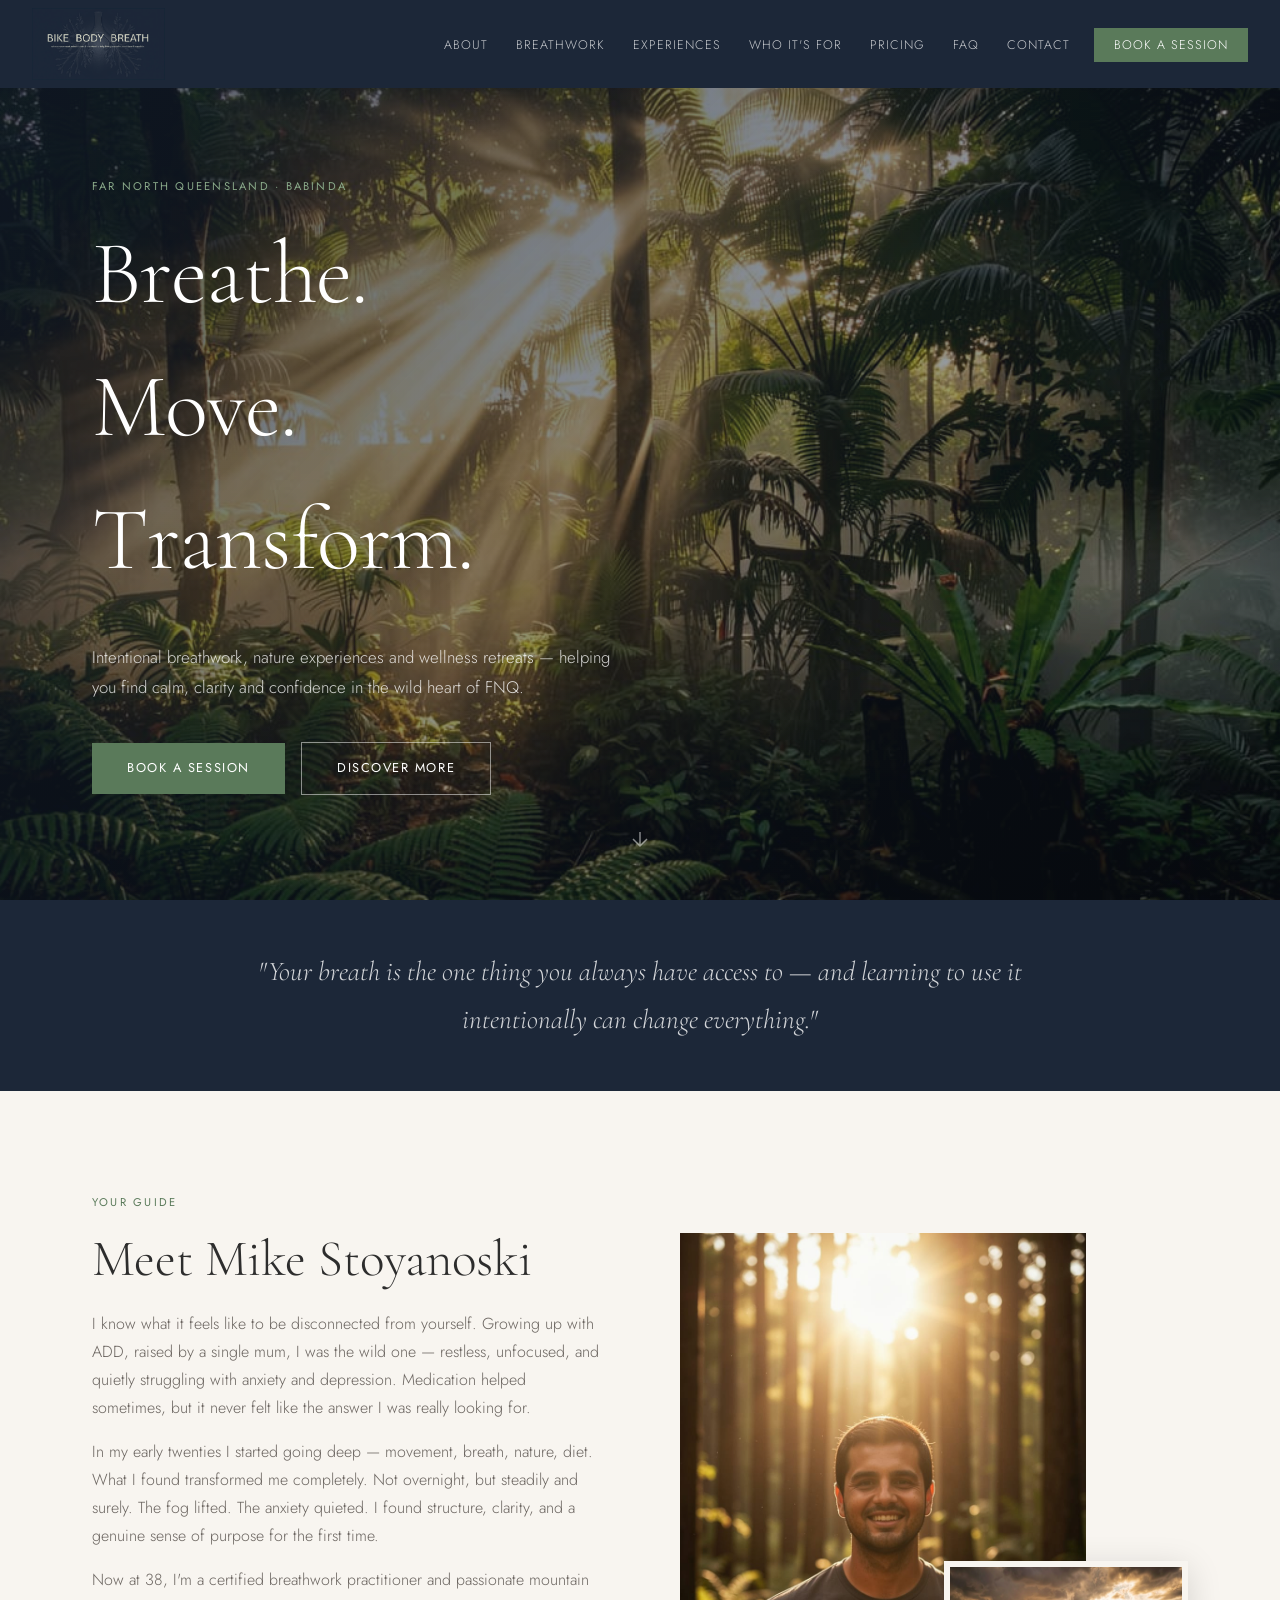
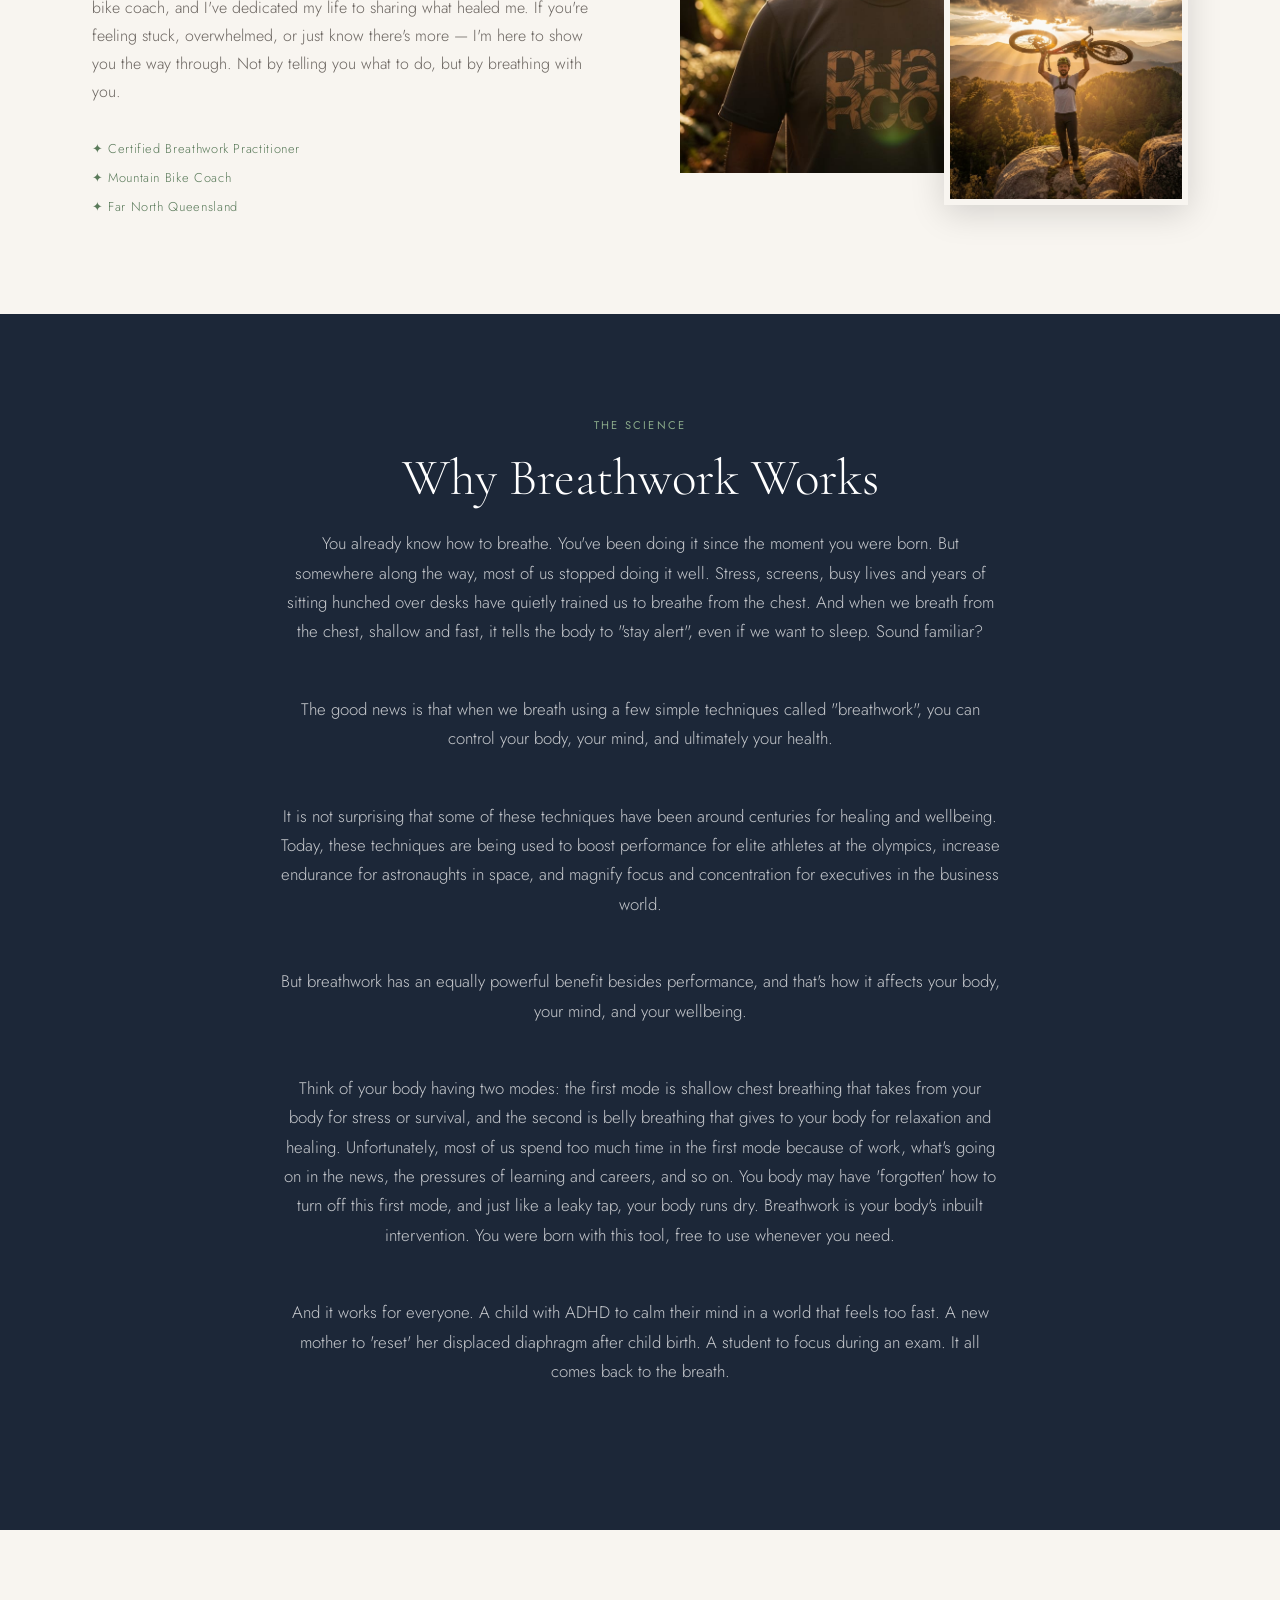
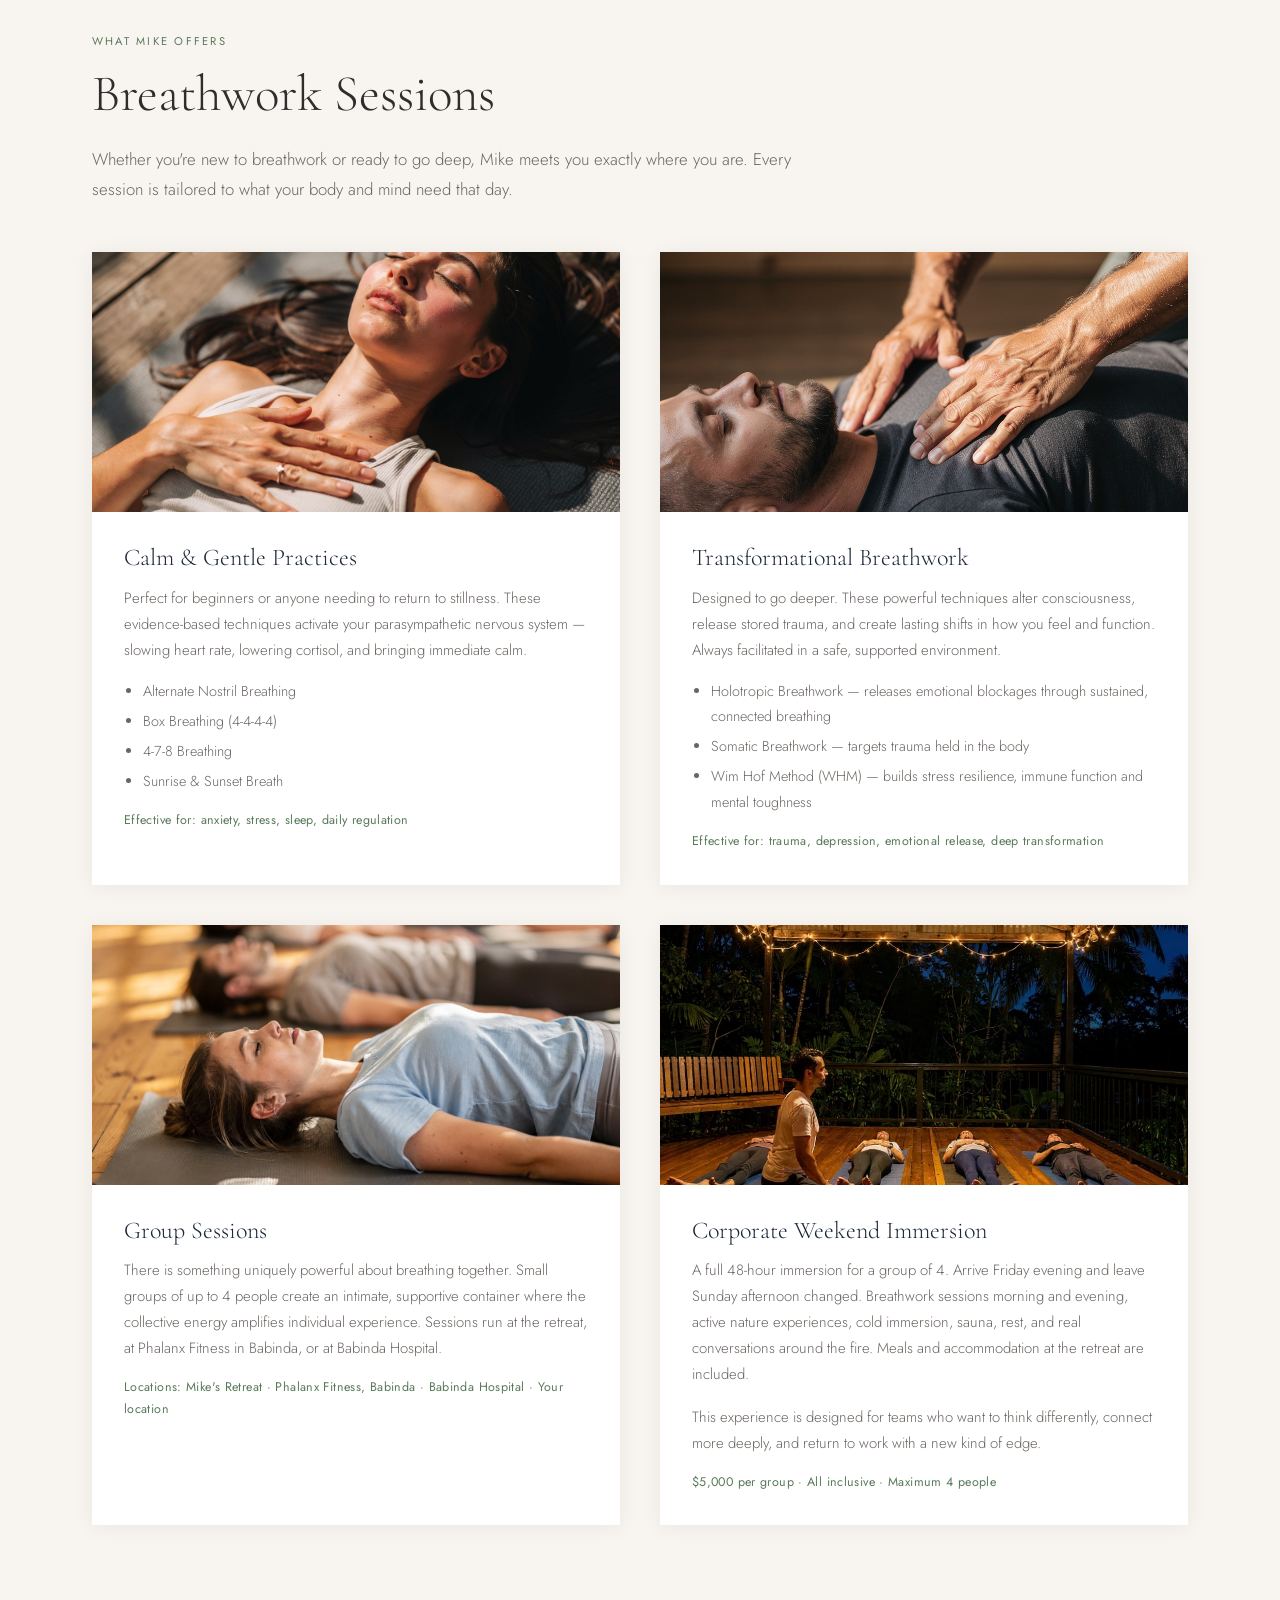
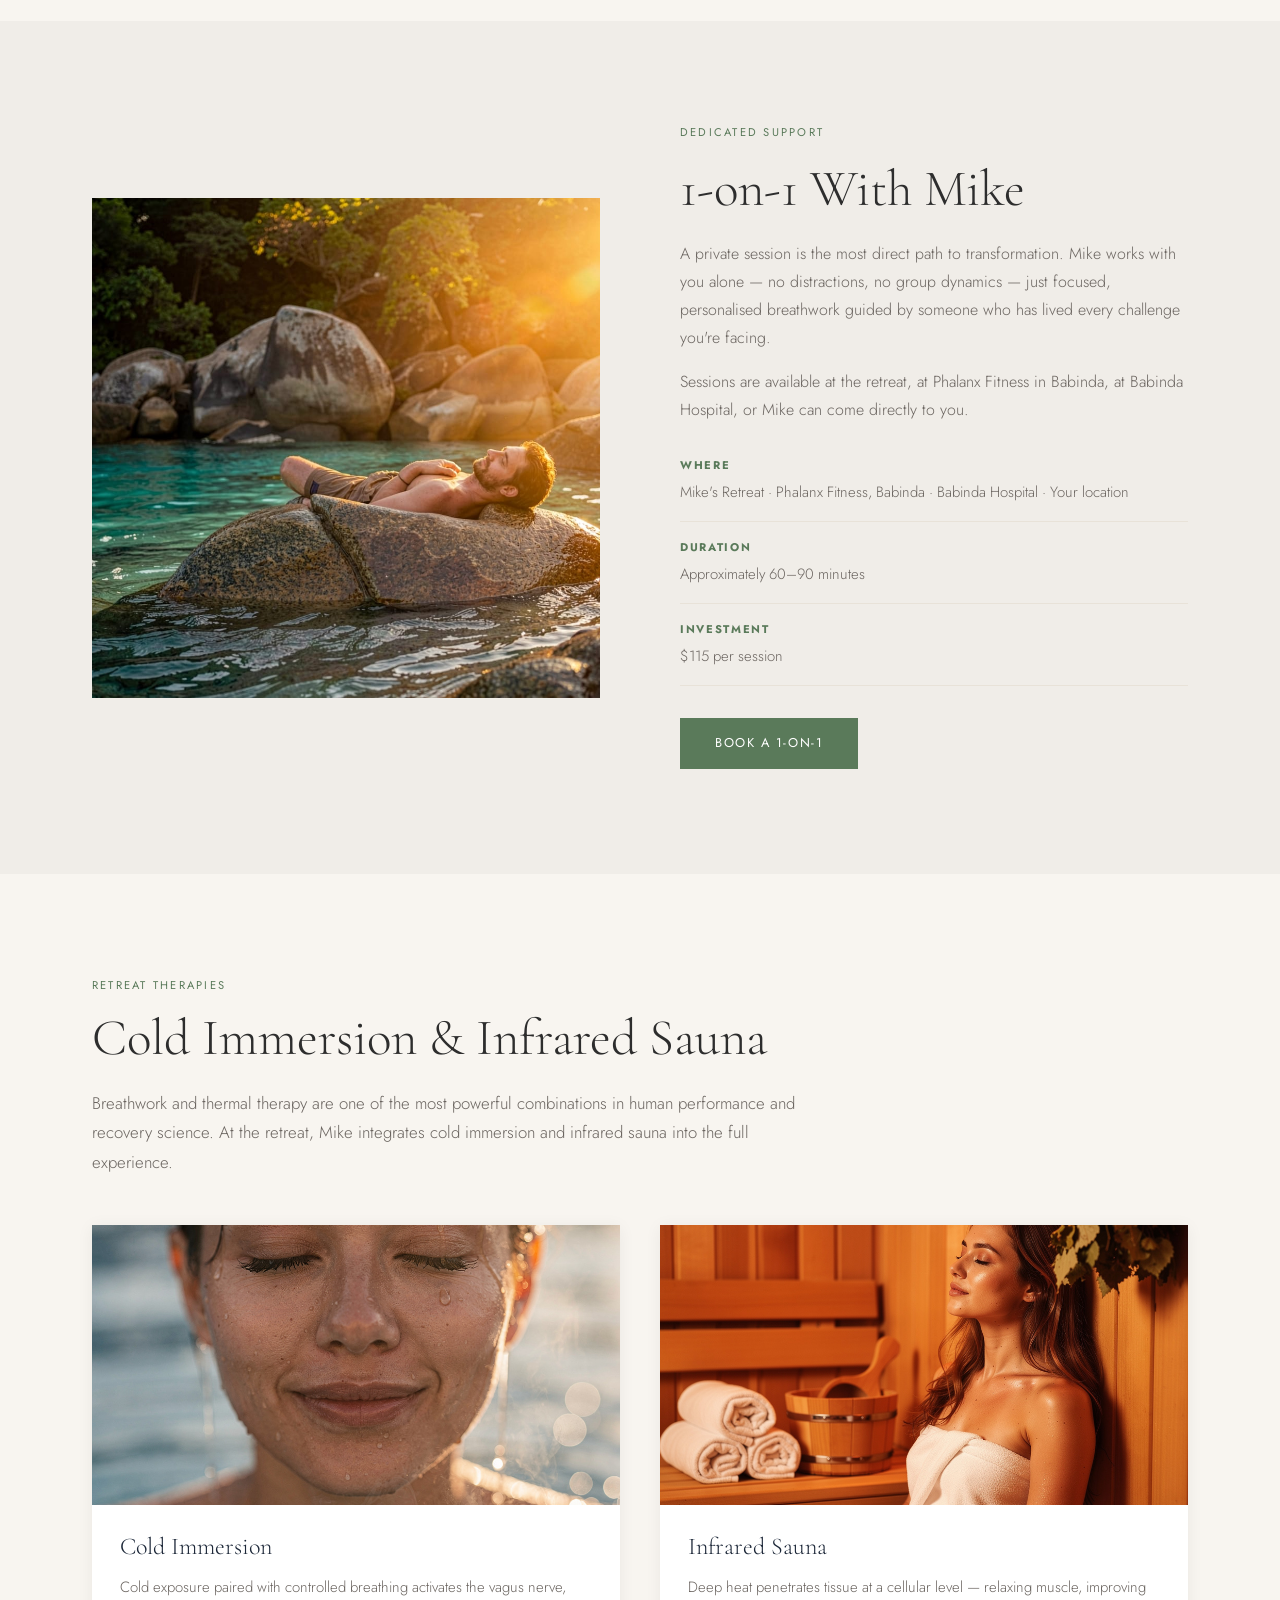
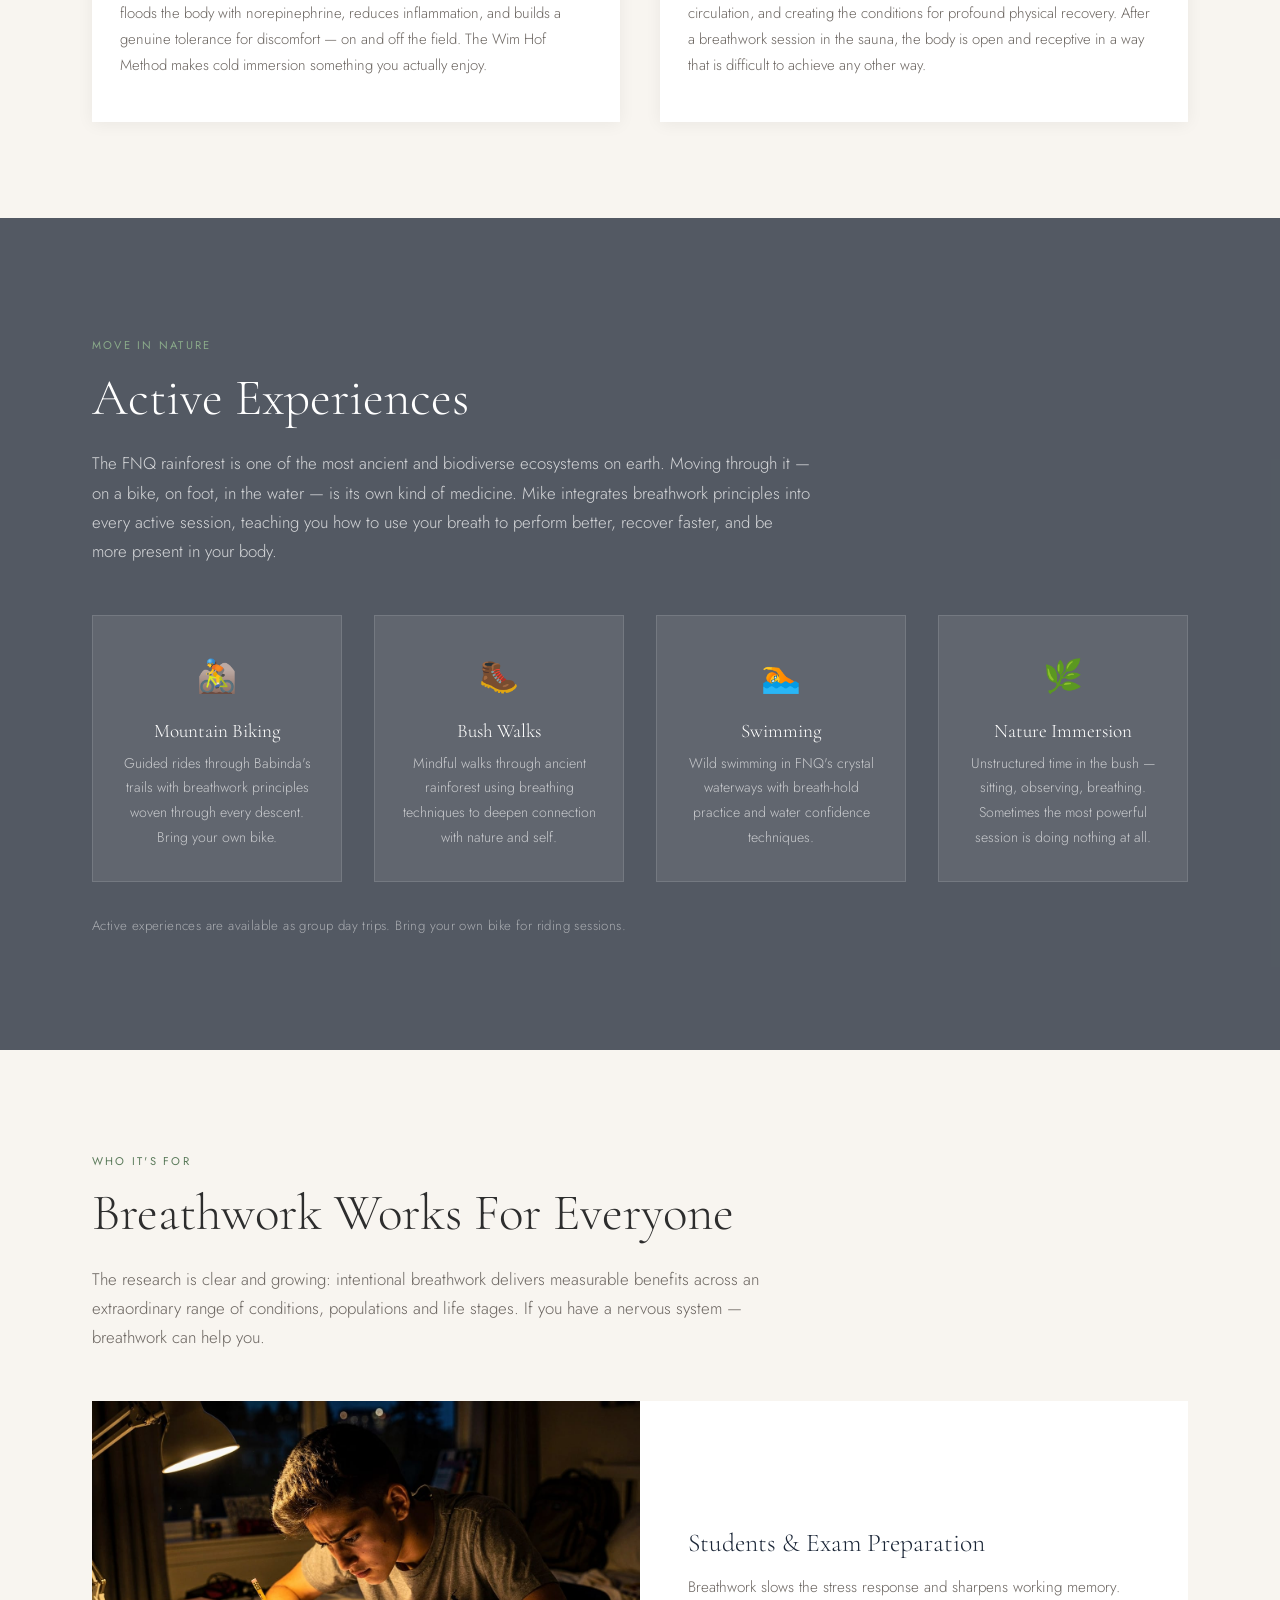
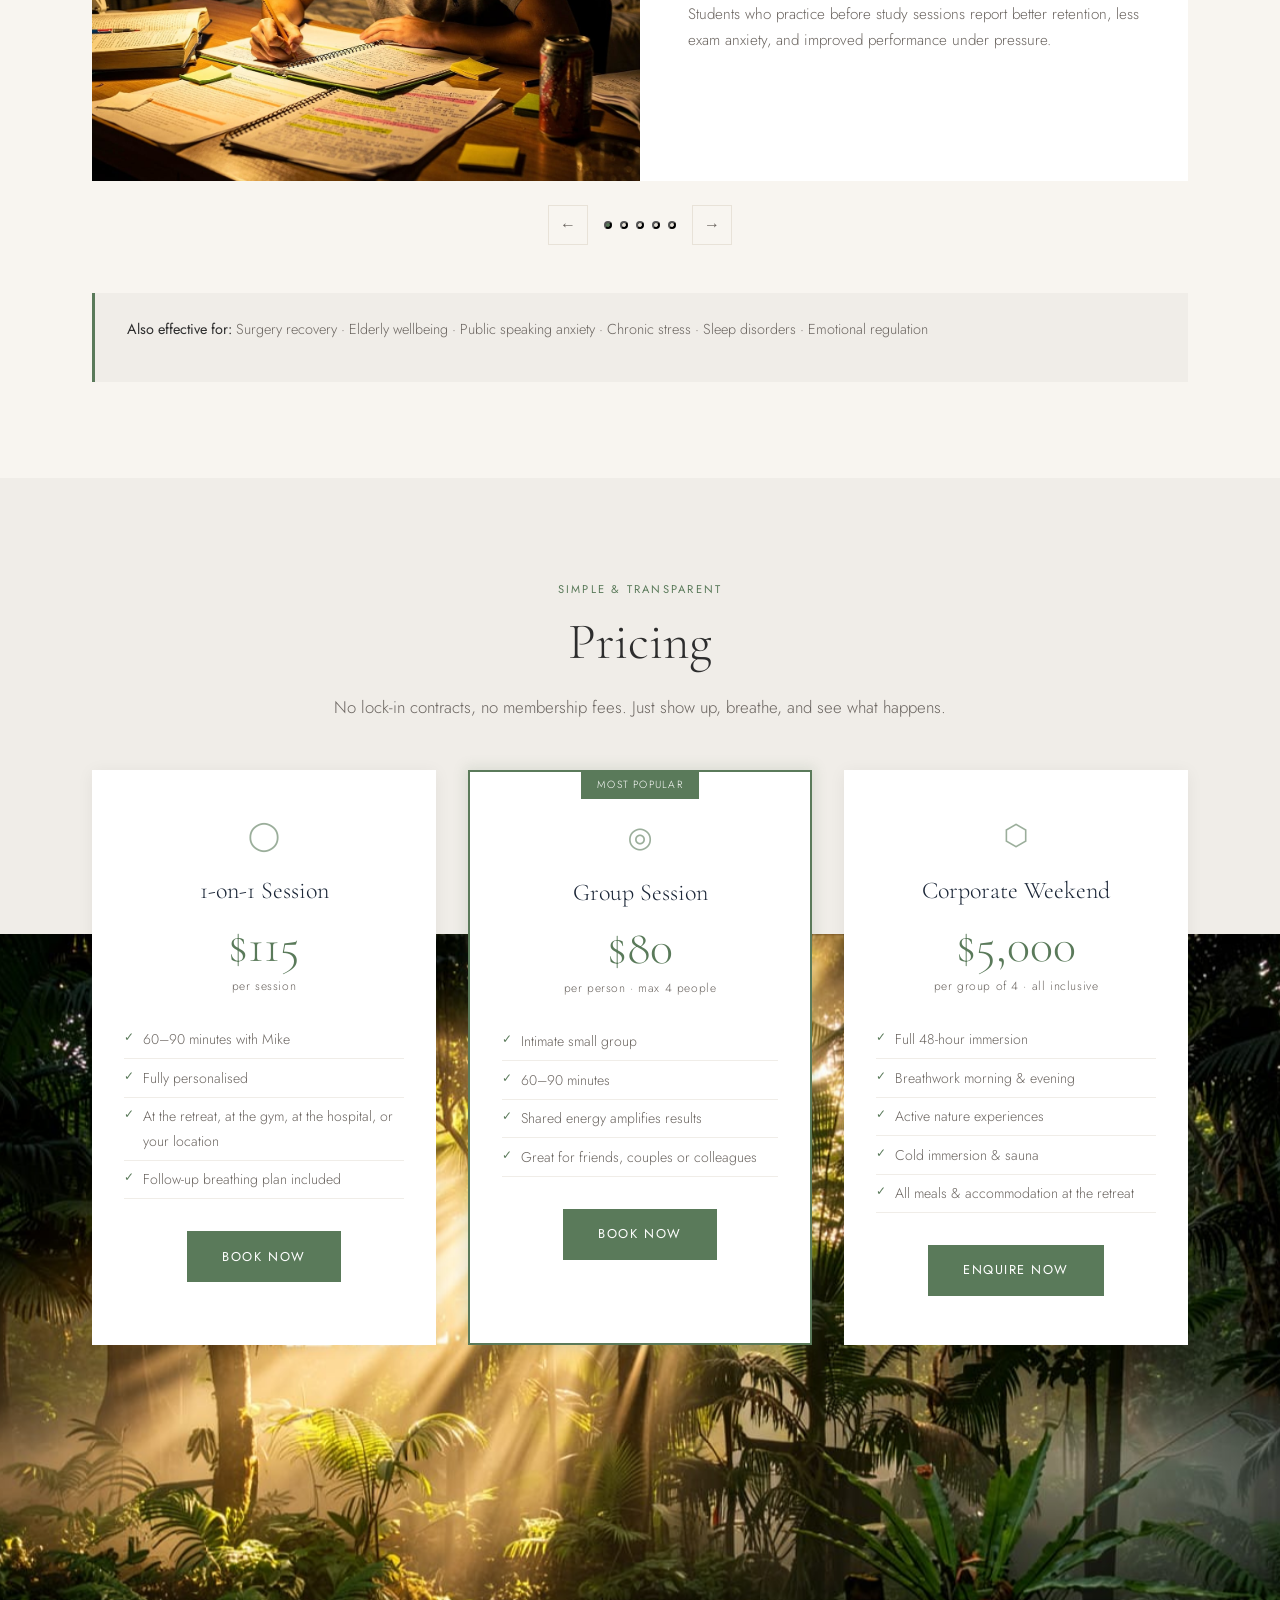
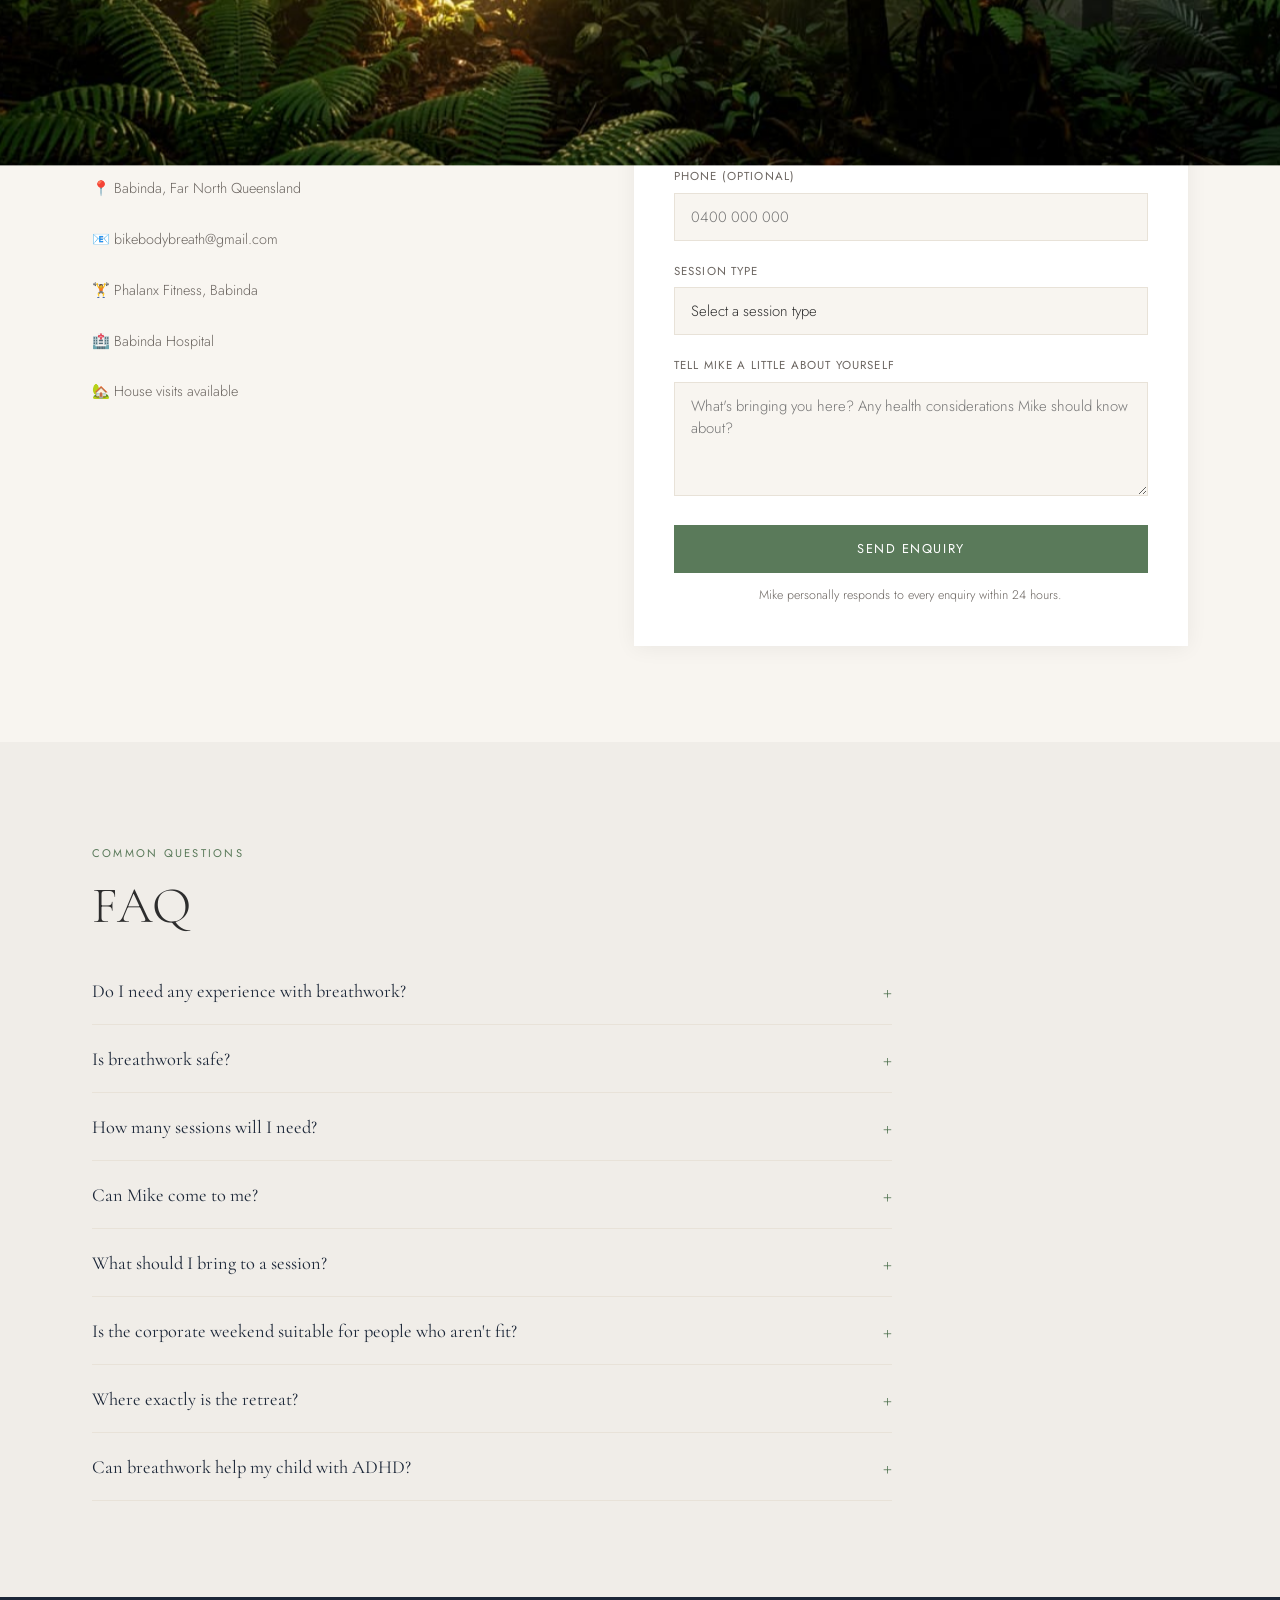
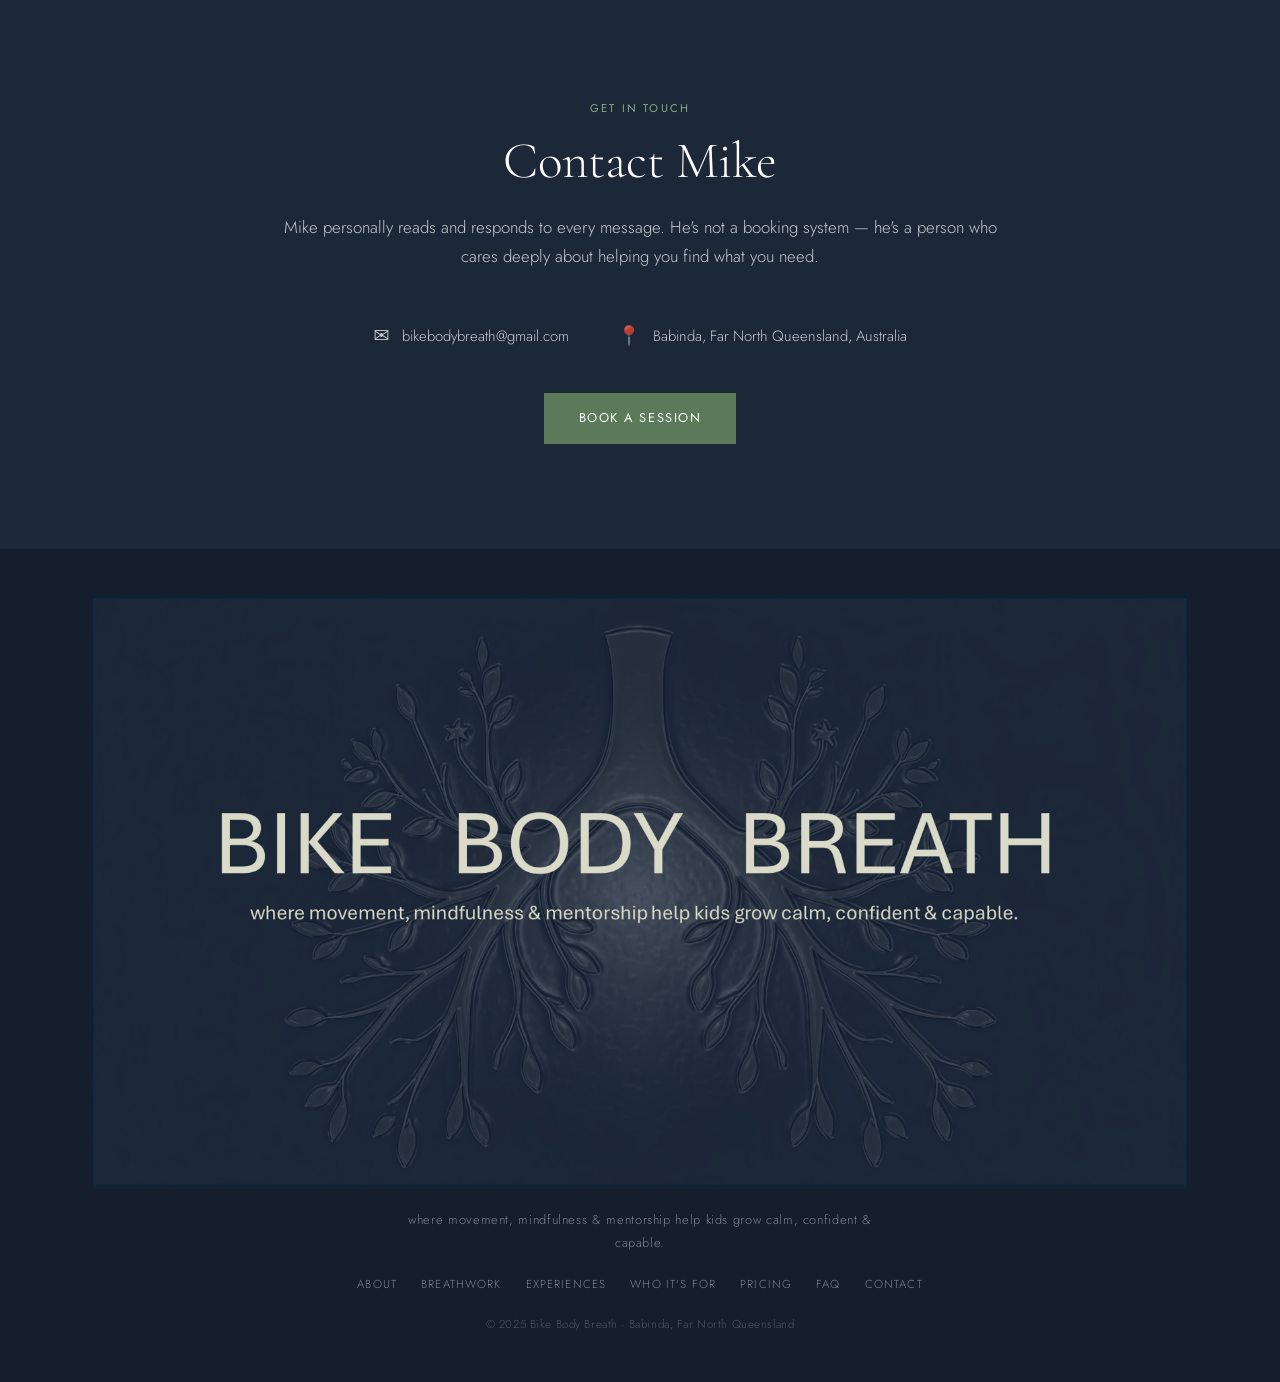
<file: index.html>
<!DOCTYPE html>
<html lang="en">
<head>
  <meta charset="UTF-8">
  <meta name="viewport" content="width=device-width, initial-scale=1.0">
  <title>Bike Body Breath — Breathwork Coaching & Wellness Retreats, Far North Queensland</title>
  <meta name="description" content="Breathwork coaching, nature experiences and wellness retreats in Far North Queensland with certified breathwork practitioner Mike Stoyanoski. 1-on-1, group sessions, corporate retreats.">
  <meta property="og:title" content="Bike Body Breath — Breathwork & Wellness, FNQ">
  <meta property="og:description" content="Transform your mind and body through intentional breath. Sessions in Babinda and throughout Far North Queensland.">
  <meta property="og:image" content="assets/images/Logo 4.png">
  <link rel="preconnect" href="https://fonts.googleapis.com">
  <link rel="preconnect" href="https://fonts.gstatic.com" crossorigin>
  <link href="https://fonts.googleapis.com/css2?family=Cormorant+Garamond:wght@300;400;500&family=Jost:wght@200;300;400;500&display=swap" rel="stylesheet">
  <link rel="stylesheet" href="assets/css/style.css">
</head>
<body>

  <!-- ── NAV ── -->
  <nav id="nav">
    <div class="nav-inner">
      <a href="#hero" class="nav-logo">
        <img src="assets/images/Logo 4.png" alt="Bike Body Breath" height="72">
      </a>
      <button class="nav-toggle" aria-label="Menu" aria-expanded="false">
        <span></span><span></span><span></span>
      </button>
      <ul class="nav-links">
        <li><a href="#about">About</a></li>
        <li><a href="#breathwork">Breathwork</a></li>
        <li><a href="#experiences">Experiences</a></li>
        <li><a href="#who">Who It's For</a></li>
        <li><a href="#pricing">Pricing</a></li>
        <li><a href="#faq">FAQ</a></li>
        <li><a href="#contact">Contact</a></li>
        <li><a href="#book" class="nav-cta">Book a Session</a></li>
      </ul>
    </div>
  </nav>

  <!-- ── HERO ── -->
  <section id="hero">
    <div class="hero-bg" style="background-image:url('assets/images/Rainforest.jpg')"></div>
    <div class="hero-overlay"></div>
    <div class="hero-content">
      <p class="hero-eyebrow">Far North Queensland · Babinda</p>
      <h1>Breathe.<br>Move.<br>Transform.</h1>
      <p class="hero-sub">Intentional breathwork, nature experiences and wellness retreats — helping you find calm, clarity and confidence in the wild heart of FNQ.</p>
      <div class="hero-btns">
        <a href="#book" class="btn-primary">Book a Session</a>
        <a href="#about" class="btn-ghost">Discover More</a>
      </div>
    </div>
    <a href="#about" class="scroll-indicator" aria-label="Scroll down">
      <svg width="24" height="24" viewBox="0 0 24 24" fill="none" stroke="currentColor" stroke-width="1.5"><path d="M12 5v14M5 12l7 7 7-7"/></svg>
    </a>
  </section>

  <!-- ── INTRO STRIP ── -->
  <section class="intro-strip">
    <div class="container">
      <p>"Your breath is the one thing you always have access to — and learning to use it intentionally can change everything."</p>
    </div>
  </section>

  <!-- ── ABOUT MIKE ── -->
  <section id="about" class="section-light">
    <div class="container">
      <div class="about-grid">
        <div class="about-text fade-in">
          <span class="section-label">Your Guide</span>
          <h2>Meet Mike Stoyanoski</h2>
          <p>I know what it feels like to be disconnected from yourself. Growing up with ADD, raised by a single mum, I was the wild one — restless, unfocused, and quietly struggling with anxiety and depression. Medication helped sometimes, but it never felt like the answer I was really looking for.</p>
          <p>In my early twenties I started going deep — movement, breath, nature, diet. What I found transformed me completely. Not overnight, but steadily and surely. The fog lifted. The anxiety quieted. I found structure, clarity, and a genuine sense of purpose for the first time.</p>
          <p>Now at 38, I'm a certified breathwork practitioner and passionate mountain bike coach, and I've dedicated my life to sharing what healed me. If you're feeling stuck, overwhelmed, or just know there's more — I'm here to show you the way through. Not by telling you what to do, but by breathing with you.</p>
          <div class="about-credentials">
            <span>✦ Certified Breathwork Practitioner</span>
            <span>✦ Mountain Bike Coach</span>
            <span>✦ Far North Queensland</span>
          </div>
        </div>
        <div class="about-images fade-in">
          <div class="about-img-main">
            <img src="assets/images/Mike - Portrait.jpg" alt="Mike Stoyanoski — breathwork practitioner">
          </div>
          <div class="about-img-secondary">
            <img src="assets/images/Mike with bike.jpg" alt="Mike on the mountain with his bike">
          </div>
        </div>
      </div>
    </div>
  </section>

  <!-- ── WHAT IS BREATHWORK ── -->
  <section class="section-dark">
    <div class="container text-centre">
      <span class="section-label light">The Science</span>
      <h2 class="light">Why Breathwork Works</h2>
      <p class="section-intro light">You already know how to breathe. You've been doing it since the moment you were born. But somewhere along the way, most of us stopped doing it well. Stress, screens, busy lives and years of sitting hunched over desks have quietly trained us to breathe from the chest. And when we breath from the chest, shallow and fast, it tells the body to "stay alert", even if we want to sleep. Sound familiar?</p>
      <p class="section-intro light">The good news is that when we breath using a few simple techniques called "breathwork", you can control your body, your mind, and ultimately your health.</p>
      <p class="section-intro light">It is not surprising that some of these techniques have been around centuries for healing and wellbeing. Today, these techniques are being used to boost performance for elite athletes at the olympics, increase endurance for astronaughts in space, and magnify focus and concentration for executives in the business world.</p>
      <p class="section-intro light">But breathwork has an equally powerful benefit besides performance, and that's how it affects your body, your mind, and your wellbeing.</p>
      <p class="section-intro light">Think of your body having two modes: the first mode is shallow chest breathing that takes from your body for stress or survival, and the second is belly breathing that gives to your body for relaxation and healing. Unfortunately, most of us spend too much time in the first mode because of work, what's going on in the news, the pressures of learning and careers, and so on. You body may have 'forgotten' how to turn off this first mode, and just like a leaky tap, your body runs dry. Breathwork is your body's inbuilt intervention. You were born with this tool, free to use whenever you need.</p>
      <p class="section-intro light">And it works for everyone. A child with ADHD to calm their mind in a world that feels too fast. A new mother to 'reset' her displaced diaphragm after child birth. A student to focus during an exam. It all comes back to the breath.</p>
    </div>
  </section>

  <!-- ── BREATHWORK SESSIONS ── -->
  <section id="breathwork" class="section-light">
    <div class="container">
      <span class="section-label">What Mike Offers</span>
      <h2>Breathwork Sessions</h2>
      <p class="section-intro">Whether you're new to breathwork or ready to go deep, Mike meets you exactly where you are. Every session is tailored to what your body and mind need that day.</p>

      <div class="services-grid">

        <div class="service-card fade-in">
          <div class="service-img">
            <img src="assets/images/breathwork-woman.jpg" alt="Calm gentle breathwork practice">
          </div>
          <div class="service-body">
            <h3>Calm &amp; Gentle Practices</h3>
            <p>Perfect for beginners or anyone needing to return to stillness. These evidence-based techniques activate your parasympathetic nervous system — slowing heart rate, lowering cortisol, and bringing immediate calm.</p>
            <ul>
              <li>Alternate Nostril Breathing</li>
              <li>Box Breathing (4-4-4-4)</li>
              <li>4-7-8 Breathing</li>
              <li>Sunrise &amp; Sunset Breath</li>
            </ul>
            <p class="service-benefit">Effective for: anxiety, stress, sleep, daily regulation</p>
          </div>
        </div>

        <div class="service-card fade-in">
          <div class="service-img">
            <img src="assets/images/breathwork-hands.jpg" alt="Transformational breathwork session">
          </div>
          <div class="service-body">
            <h3>Transformational Breathwork</h3>
            <p>Designed to go deeper. These powerful techniques alter consciousness, release stored trauma, and create lasting shifts in how you feel and function. Always facilitated in a safe, supported environment.</p>
            <ul>
              <li>Holotropic Breathwork — releases emotional blockages through sustained, connected breathing</li>
              <li>Somatic Breathwork — targets trauma held in the body</li>
              <li>Wim Hof Method (WHM) — builds stress resilience, immune function and mental toughness</li>
            </ul>
            <p class="service-benefit">Effective for: trauma, depression, emotional release, deep transformation</p>
          </div>
        </div>

        <div class="service-card fade-in">
          <div class="service-img">
            <img src="assets/images/savasana-group.jpg" alt="Group breathwork session on deck">
          </div>
          <div class="service-body">
            <h3>Group Sessions</h3>
            <p>There is something uniquely powerful about breathing together. Small groups of up to 4 people create an intimate, supportive container where the collective energy amplifies individual experience. Sessions run at the retreat, at Phalanx Fitness in Babinda, or at Babinda Hospital.</p>
            <p class="service-benefit">Locations: Mike's Retreat · Phalanx Fitness, Babinda · Babinda Hospital · Your location</p>
          </div>
        </div>

        <div class="service-card fade-in">
          <div class="service-img">
            <img src="assets/images/Deck - night lights - group.jpg" alt="Corporate retreat on the deck">
          </div>
          <div class="service-body">
            <h3>Corporate Weekend Immersion</h3>
            <p>A full 48-hour immersion for a group of 4. Arrive Friday evening and leave Sunday afternoon changed. Breathwork sessions morning and evening, active nature experiences, cold immersion, sauna, rest, and real conversations around the fire. Meals and accommodation at the retreat are included.</p>
            <p>This experience is designed for teams who want to think differently, connect more deeply, and return to work with a new kind of edge.</p>
            <p class="service-benefit">$5,000 per group · All inclusive · Maximum 4 people</p>
          </div>
        </div>

      </div>
    </div>
  </section>

  <!-- ── 1-ON-1 SECTION ── -->
  <section class="section-warm">
    <div class="container">
      <div class="oneone-grid">
        <div class="oneone-img fade-in">
          <img src="assets/images/Mike at boulders.jpg" alt="Mike in nature — 1-on-1 session">
        </div>
        <div class="oneone-text fade-in">
          <span class="section-label">Dedicated Support</span>
          <h2>1-on-1 With Mike</h2>
          <p>A private session is the most direct path to transformation. Mike works with you alone — no distractions, no group dynamics — just focused, personalised breathwork guided by someone who has lived every challenge you're facing.</p>
          <p>Sessions are available at the retreat, at Phalanx Fitness in Babinda, at Babinda Hospital, or Mike can come directly to you.</p>
          <div class="oneone-details">
            <div class="detail-item">
              <strong>Where</strong>
              <span>Mike's Retreat · Phalanx Fitness, Babinda · Babinda Hospital · Your location</span>
            </div>
            <div class="detail-item">
              <strong>Duration</strong>
              <span>Approximately 60–90 minutes</span>
            </div>
            <div class="detail-item">
              <strong>Investment</strong>
              <span>$115 per session</span>
            </div>
          </div>
          <a href="#book" class="btn-primary">Book a 1-on-1</a>
        </div>
      </div>
    </div>
  </section>

  <!-- ── WELLNESS THERAPIES ── -->
  <section class="section-light">
    <div class="container">
      <span class="section-label">Retreat Therapies</span>
      <h2>Cold Immersion &amp; Infrared Sauna</h2>
      <p class="section-intro">Breathwork and thermal therapy are one of the most powerful combinations in human performance and recovery science. At the retreat, Mike integrates cold immersion and infrared sauna into the full experience.</p>
      <div class="therapy-grid">
        <div class="therapy-card fade-in">
          <img src="assets/images/cold-immersion.jpg" alt="Cold plunge immersion therapy">
          <h3>Cold Immersion</h3>
          <p>Cold exposure paired with controlled breathing activates the vagus nerve, floods the body with norepinephrine, reduces inflammation, and builds a genuine tolerance for discomfort — on and off the field. The Wim Hof Method makes cold immersion something you actually enjoy.</p>
        </div>
        <div class="therapy-card fade-in">
          <img src="assets/images/sauna-woman.jpg" alt="Infrared sauna therapy">
          <h3>Infrared Sauna</h3>
          <p>Deep heat penetrates tissue at a cellular level — relaxing muscle, improving circulation, and creating the conditions for profound physical recovery. After a breathwork session in the sauna, the body is open and receptive in a way that is difficult to achieve any other way.</p>
        </div>
      </div>
    </div>
  </section>

  <!-- ── ACTIVE EXPERIENCES ── -->
  <section id="experiences" class="section-nature">
    <div class="nature-bg" style="background-image:url('assets/images/Rainforest.jpg')"></div>
    <div class="nature-overlay"></div>
    <div class="container nature-content">
      <span class="section-label light">Move in Nature</span>
      <h2 class="light">Active Experiences</h2>
      <p class="section-intro light">The FNQ rainforest is one of the most ancient and biodiverse ecosystems on earth. Moving through it — on a bike, on foot, in the water — is its own kind of medicine. Mike integrates breathwork principles into every active session, teaching you how to use your breath to perform better, recover faster, and be more present in your body.</p>
      <div class="activities-grid">
        <div class="activity fade-in">
          <div class="activity-icon">🚵</div>
          <h4>Mountain Biking</h4>
          <p>Guided rides through Babinda's trails with breathwork principles woven through every descent. Bring your own bike.</p>
        </div>
        <div class="activity fade-in">
          <div class="activity-icon">🥾</div>
          <h4>Bush Walks</h4>
          <p>Mindful walks through ancient rainforest using breathing techniques to deepen connection with nature and self.</p>
        </div>
        <div class="activity fade-in">
          <div class="activity-icon">🏊</div>
          <h4>Swimming</h4>
          <p>Wild swimming in FNQ's crystal waterways with breath-hold practice and water confidence techniques.</p>
        </div>
        <div class="activity fade-in">
          <div class="activity-icon">🌿</div>
          <h4>Nature Immersion</h4>
          <p>Unstructured time in the bush — sitting, observing, breathing. Sometimes the most powerful session is doing nothing at all.</p>
        </div>
      </div>
      <p class="nature-note light">Active experiences are available as group day trips. Bring your own bike for riding sessions.</p>
    </div>
  </section>

  <!-- ── WHO IT'S FOR ── -->
  <section id="who" class="section-light">
    <div class="container">
      <span class="section-label">Who It's For</span>
      <h2>Breathwork Works For Everyone</h2>
      <p class="section-intro">The research is clear and growing: intentional breathwork delivers measurable benefits across an extraordinary range of conditions, populations and life stages. If you have a nervous system — breathwork can help you.</p>

      <div class="carousel-wrapper">
        <div class="carousel" id="who-carousel">
          <div class="carousel-item">
            <div class="carousel-img" style="background-image:url('assets/images/Student studying.jpg')"></div>
            <div class="carousel-text">
              <h4>Students &amp; Exam Preparation</h4>
              <p>Breathwork slows the stress response and sharpens working memory. Students who practice before study sessions report better retention, less exam anxiety, and improved performance under pressure.</p>
            </div>
          </div>
          <div class="carousel-item">
            <div class="carousel-img" style="background-image:url('assets/images/Marathon runners.jpg')"></div>
            <div class="carousel-text">
              <h4>Athletes &amp; Sport Performance</h4>
              <p>From the NFL to the Olympics, elite athletes use breathwork to optimise VO₂ max, accelerate recovery, and develop the mental edge that separates competitors at the highest level.</p>
            </div>
          </div>
          <div class="carousel-item">
            <div class="carousel-img" style="background-image:url('assets/images/Gym work.jpg')"></div>
            <div class="carousel-text">
              <h4>Gym &amp; Fitness Performance</h4>
              <p>Proper breathing mechanics during training increases power output, reduces lactic acid build-up and dramatically shortens recovery time between sets — without changing anything else about your training.</p>
            </div>
          </div>
          <div class="carousel-item">
            <div class="carousel-img" style="background-image:url('assets/images/Pregnancy.jpg')"></div>
            <div class="carousel-text">
              <h4>Post-Pregnancy &amp; Recovery</h4>
              <p>Diaphragmatic breathwork is one of the most effective tools for post-natal core rehabilitation, emotional regulation, and the nervous system reset that new mothers so urgently need.</p>
            </div>
          </div>
          <div class="carousel-item">
            <div class="carousel-img" style="background-image:url('assets/images/Mike on bike - downhill.jpg')"></div>
            <div class="carousel-text">
              <h4>Kids with ADD &amp; ADHD</h4>
              <p>Deep breathing balances the autonomic nervous system, improving attention, reducing impulsivity and lowering hyperactivity — giving kids a drug-free tool they can use anywhere, anytime.</p>
            </div>
          </div>
        </div>
        <div class="carousel-controls">
          <button class="carousel-prev" aria-label="Previous">&#8592;</button>
          <div class="carousel-dots" id="carousel-dots"></div>
          <button class="carousel-next" aria-label="Next">&#8594;</button>
        </div>
      </div>

      <div class="also-helps">
        <p><strong>Also effective for:</strong> Surgery recovery · Elderly wellbeing · Public speaking anxiety · Chronic stress · Sleep disorders · Emotional regulation</p>
      </div>
    </div>
  </section>

  <!-- ── PRICING ── -->
  <section id="pricing" class="section-warm">
    <div class="container text-centre">
      <span class="section-label">Simple &amp; Transparent</span>
      <h2>Pricing</h2>
      <p class="section-intro">No lock-in contracts, no membership fees. Just show up, breathe, and see what happens.</p>
      <div class="pricing-grid">
        <div class="pricing-card fade-in">
          <div class="pricing-icon">◯</div>
          <h3>1-on-1 Session</h3>
          <div class="price">$115</div>
          <div class="price-unit">per session</div>
          <ul>
            <li>60–90 minutes with Mike</li>
            <li>Fully personalised</li>
            <li>At the retreat, at the gym, at the hospital, or your location</li>
            <li>Follow-up breathing plan included</li>
          </ul>
          <a href="#book" class="btn-primary">Book Now</a>
        </div>
        <div class="pricing-card featured fade-in">
          <div class="pricing-badge">Most Popular</div>
          <div class="pricing-icon">◎</div>
          <h3>Group Session</h3>
          <div class="price">$80</div>
          <div class="price-unit">per person · max 4 people</div>
          <ul>
            <li>Intimate small group</li>
            <li>60–90 minutes</li>
            <li>Shared energy amplifies results</li>
            <li>Great for friends, couples or colleagues</li>
          </ul>
          <a href="#book" class="btn-primary">Book Now</a>
        </div>
        <div class="pricing-card fade-in">
          <div class="pricing-icon">⬡</div>
          <h3>Corporate Weekend</h3>
          <div class="price">$5,000</div>
          <div class="price-unit">per group of 4 · all inclusive</div>
          <ul>
            <li>Full 48-hour immersion</li>
            <li>Breathwork morning &amp; evening</li>
            <li>Active nature experiences</li>
            <li>Cold immersion &amp; sauna</li>
            <li>All meals &amp; accommodation at the retreat</li>
          </ul>
          <a href="#book" class="btn-primary">Enquire Now</a>
        </div>
      </div>
    </div>
  </section>

  <!-- ── BOOK ── -->
  <section id="book" class="section-light">
    <div class="container">
      <div class="book-grid">
        <div class="book-text fade-in">
          <span class="section-label">Take the First Step</span>
          <h2>Book a Session</h2>
          <p>Not sure which session is right for you? Send a message and Mike will get back to you within 24 hours to have a quick chat and point you in the right direction. No pressure, no sales pitch.</p>
          <div class="book-info">
            <p>📍 Babinda, Far North Queensland</p>
            <p>📧 bikebodybreath@gmail.com</p>
            <p>🏋️ Phalanx Fitness, Babinda</p>
            <p>🏥 Babinda Hospital</p>
            <p>🏡 House visits available</p>
          </div>
        </div>
        <form class="book-form fade-in" id="book-form">
          <div class="form-group">
            <label for="name">Your Name</label>
            <input type="text" id="name" name="name" placeholder="First and last name" required>
          </div>
          <div class="form-group">
            <label for="email">Email Address</label>
            <input type="email" id="email" name="email" placeholder="your@email.com" required>
          </div>
          <div class="form-group">
            <label for="phone">Phone (optional)</label>
            <input type="tel" id="phone" name="phone" placeholder="0400 000 000">
          </div>
          <div class="form-group">
            <label for="session-type">Session Type</label>
            <select id="session-type" name="session-type" required>
              <option value="" disabled selected>Select a session type</option>
              <option value="1on1">1-on-1 Session — $115</option>
              <option value="group">Group Session — $80/person</option>
              <option value="corporate">Corporate Weekend — $5,000</option>
              <option value="unsure">Not sure — help me choose</option>
            </select>
          </div>
          <div class="form-group">
            <label for="message">Tell Mike a little about yourself</label>
            <textarea id="message" name="message" rows="4" placeholder="What's bringing you here? Any health considerations Mike should know about?"></textarea>
          </div>
          <button type="submit" class="btn-primary full-width">Send Enquiry</button>
          <p class="form-note">Mike personally responds to every enquiry within 24 hours.</p>
          <div class="form-success" id="form-success" style="display:none">
            <p>✓ Thanks — Mike will be in touch within 24 hours.</p>
          </div>
        </form>
      </div>
    </div>
  </section>

  <!-- ── FAQ ── -->
  <section id="faq" class="section-warm">
    <div class="container">
      <span class="section-label">Common Questions</span>
      <h2>FAQ</h2>
      <div class="faq-list">

        <div class="faq-item">
          <button class="faq-question">Do I need any experience with breathwork?</button>
          <div class="faq-answer">
            <p>None whatsoever. Mike works with complete beginners every day and tailors every session to exactly where you are. If you can breathe — which you can — you can do this.</p>
          </div>
        </div>

        <div class="faq-item">
          <button class="faq-question">Is breathwork safe?</button>
          <div class="faq-answer">
            <p>Gentle breathwork practices are safe for virtually everyone. More intensive techniques (Holotropic, Wim Hof) are contraindicated for some conditions including cardiovascular disease, epilepsy, and some psychiatric conditions. Mike takes a thorough intake before every session and will always recommend the approach that is right for your body. If in doubt, talk to your GP first — and then talk to Mike.</p>
          </div>
        </div>

        <div class="faq-item">
          <button class="faq-question">How many sessions will I need?</button>
          <div class="faq-answer">
            <p>Many people feel a meaningful shift after a single session. For lasting change — the kind that rewires habitual patterns — a series of 4–8 sessions over several weeks tends to produce the most durable results. Mike will give you an honest assessment after your first session.</p>
          </div>
        </div>

        <div class="faq-item">
          <button class="faq-question">Can Mike come to me?</button>
          <div class="faq-answer">
            <p>Yes. Mike is available for 1-on-1 sessions at your home, workplace, or any suitable private space in and around Babinda and the greater FNQ area. Travel fees may apply for locations further afield.</p>
          </div>
        </div>

        <div class="faq-item">
          <button class="faq-question">What should I bring to a session?</button>
          <div class="faq-answer">
            <p>Comfortable clothing you can lie down in. A water bottle. An open mind. For outdoor active sessions, wear clothing appropriate for the activity and bring your own bike for riding sessions. For sauna and cold immersion, bring a towel and swimwear.</p>
          </div>
        </div>

        <div class="faq-item">
          <button class="faq-question">Is the corporate weekend suitable for people who aren't fit?</button>
          <div class="faq-answer">
            <p>Absolutely. The corporate immersion is designed to meet every participant where they are. Active sessions are optional and entirely self-paced. The core of the weekend is breathwork, rest, and genuine human connection — not performance or fitness testing.</p>
          </div>
        </div>

        <div class="faq-item">
          <button class="faq-question">Where exactly is the retreat?</button>
          <div class="faq-answer">
            <p>The retreat is set in the tropical rainforest on the outskirts of Babinda, Far North Queensland — about 60km south of Cairns. Exact location details are provided on booking confirmation.</p>
          </div>
        </div>

        <div class="faq-item">
          <button class="faq-question">Can breathwork help my child with ADHD?</button>
          <div class="faq-answer">
            <p>Research consistently shows that simple breathing techniques help children with ADD and ADHD balance their autonomic nervous system — reducing impulsivity and improving focus. Mike has personal lived experience with ADD and brings both professional and personal understanding to working with young people. Sessions for children are always age-appropriate, playful and pressure-free.</p>
          </div>
        </div>

      </div>
    </div>
  </section>

  <!-- ── CONTACT ── -->
  <section id="contact" class="section-dark">
    <div class="container text-centre">
      <span class="section-label light">Get in Touch</span>
      <h2 class="light">Contact Mike</h2>
      <p class="section-intro light">Mike personally reads and responds to every message. He's not a booking system — he's a person who cares deeply about helping you find what you need.</p>
      <div class="contact-details">
        <a href="mailto:bikebodybreath@gmail.com" class="contact-item">
          <span class="contact-icon">✉</span>
          <span>bikebodybreath@gmail.com</span>
        </a>
        <div class="contact-item">
          <span class="contact-icon">📍</span>
          <span>Babinda, Far North Queensland, Australia</span>
        </div>
      </div>
      <a href="#book" class="btn-primary" style="margin-top:2.5rem;display:inline-block">Book a Session</a>
    </div>
  </section>

  <!-- ── FOOTER ── -->
  <footer>
    <div class="footer-inner">
      <img src="assets/images/Logo 4.png" alt="Bike Body Breath" height="60">
      <p class="footer-tagline">where movement, mindfulness &amp; mentorship help kids grow calm, confident &amp; capable.</p>
      <nav class="footer-nav">
        <a href="#about">About</a>
        <a href="#breathwork">Breathwork</a>
        <a href="#experiences">Experiences</a>
        <a href="#who">Who It's For</a>
        <a href="#pricing">Pricing</a>
        <a href="#faq">FAQ</a>
        <a href="#contact">Contact</a>
      </nav>
      <p class="footer-copy">© 2025 Bike Body Breath · Babinda, Far North Queensland</p>
    </div>
  </footer>

  <script src="assets/js/main.js"></script>
</body>
</html>
</file>
<file: assets/css/style.css>
/* ── RESET & BASE ── */
*, *::before, *::after { box-sizing: border-box; margin: 0; padding: 0; }

:root {
  --navy:       #1c2738;
  --navy-deep:  #141e2d;
  --cream:      #f8f5f0;
  --cream-warm: #f0ede8;
  --warm-mid:   #e8e2d8;
  --text:       #2d2d2d;
  --text-muted: #6b6560;
  --accent:     #5a7a5a;
  --accent-h:   #4a6a4a;
  --accent-light: #8aaa8a;
  --white:      #ffffff;
  --font-head:  'Cormorant Garamond', Georgia, serif;
  --font-body:  'Jost', system-ui, sans-serif;
  --ease:       cubic-bezier(0.4, 0, 0.2, 1);
}

html { scroll-behavior: smooth; font-size: 16px; }

body {
  font-family: var(--font-body);
  font-weight: 300;
  color: var(--text);
  background: var(--cream);
  line-height: 1.75;
  -webkit-font-smoothing: antialiased;
}

img { max-width: 100%; height: auto; display: block; }
a { text-decoration: none; color: inherit; }

.container {
  width: 100%;
  max-width: 1160px;
  margin: 0 auto;
  padding: 0 2rem;
}

/* ── TYPOGRAPHY ── */
h1, h2, h3, h4 {
  font-family: var(--font-head);
  font-weight: 300;
  line-height: 1.2;
}
h1 { font-size: clamp(3rem, 7vw, 6rem); letter-spacing: -0.01em; }
h2 { font-size: clamp(2rem, 4vw, 3.2rem); margin-bottom: 1.25rem; }
h3 { font-size: 1.5rem; margin-bottom: 0.75rem; }
h4 { font-size: 1.2rem; margin-bottom: 0.5rem; }
p { margin-bottom: 1rem; }

.section-label {
  display: inline-block;
  font-family: var(--font-body);
  font-size: 0.7rem;
  font-weight: 400;
  letter-spacing: 0.2em;
  text-transform: uppercase;
  color: var(--accent);
  margin-bottom: 0.75rem;
}
.section-label.light { color: var(--accent-light); }

.section-intro {
  font-size: 1.05rem;
  max-width: 720px;
  color: var(--text-muted);
  margin-bottom: 3rem;
}
.section-intro.light { color: rgba(255,255,255,0.75); }

.text-centre { text-align: center; }
.text-centre .section-intro { margin-left: auto; margin-right: auto; }
.light { color: #fff; }

/* ── BUTTONS ── */
.btn-primary {
  display: inline-block;
  background: var(--accent);
  color: #fff;
  font-family: var(--font-body);
  font-size: 0.8rem;
  font-weight: 400;
  letter-spacing: 0.12em;
  text-transform: uppercase;
  padding: 0.9rem 2.2rem;
  border: none;
  cursor: pointer;
  transition: background 0.25s var(--ease), transform 0.2s;
}
.btn-primary:hover { background: var(--accent-h); transform: translateY(-1px); }
.btn-primary.full-width { width: 100%; text-align: center; }

.btn-ghost {
  display: inline-block;
  color: #fff;
  font-family: var(--font-body);
  font-size: 0.8rem;
  font-weight: 400;
  letter-spacing: 0.12em;
  text-transform: uppercase;
  padding: 0.9rem 2.2rem;
  border: 1px solid rgba(255,255,255,0.5);
  transition: border-color 0.25s, background 0.25s;
}
.btn-ghost:hover { border-color: #fff; background: rgba(255,255,255,0.1); }

.hero-btns {
  display: flex;
  align-items: center;
  gap: 1rem;
  flex-wrap: wrap;
}

/* ── NAV ── */
#nav {
  position: fixed;
  top: 0; left: 0; right: 0;
  z-index: 100;
  background: var(--navy);
  transition: box-shadow 0.3s;
}
#nav.scrolled { box-shadow: 0 2px 20px rgba(0,0,0,0.3); }
.nav-inner {
  display: flex;
  align-items: center;
  justify-content: space-between;
  height: 88px;
  padding: 0 2rem;
  max-width: 1280px;
  margin: 0 auto;
}
.nav-logo img { height: 72px; display: block; }
.nav-links {
  display: flex;
  align-items: center;
  gap: 0.25rem;
  list-style: none;
}
.nav-links a {
  color: rgba(255,255,255,0.75);
  font-size: 0.78rem;
  font-weight: 300;
  letter-spacing: 0.08em;
  text-transform: uppercase;
  padding: 0.5rem 0.75rem;
  transition: color 0.2s;
}
.nav-links a:hover { color: #fff; }
.nav-cta {
  background: var(--accent) !important;
  color: #fff !important;
  padding: 0.5rem 1.25rem !important;
  margin-left: 0.5rem;
  transition: background 0.25s !important;
}
.nav-cta:hover { background: var(--accent-h) !important; }

.nav-toggle {
  display: none;
  flex-direction: column;
  gap: 5px;
  background: none;
  border: none;
  cursor: pointer;
  padding: 4px;
}
.nav-toggle span {
  display: block;
  width: 24px;
  height: 1.5px;
  background: #fff;
  transition: transform 0.3s, opacity 0.3s;
}

/* ── HERO ── */
#hero {
  position: relative;
  height: 100vh;
  min-height: 600px;
  display: flex;
  align-items: center;
}
.hero-bg {
  position: absolute;
  inset: 0;
  background-size: cover;
  background-position: center;
  background-attachment: fixed;
}
.hero-overlay {
  position: absolute;
  inset: 0;
  background: linear-gradient(
    135deg,
    rgba(20,30,45,0.75) 0%,
    rgba(20,30,45,0.45) 60%,
    rgba(20,30,45,0.3) 100%
  );
}
.hero-content {
  position: relative;
  z-index: 2;
  max-width: 700px;
  padding: 0 2rem;
  margin-left: calc((100vw - 1160px) / 2);
  padding-top: 72px;
}
.hero-eyebrow {
  font-size: 0.7rem;
  letter-spacing: 0.2em;
  text-transform: uppercase;
  color: var(--accent-light);
  margin-bottom: 1.5rem;
  font-weight: 400;
}
.hero-content h1 {
  color: #fff;
  margin-bottom: 1.5rem;
  font-weight: 300;
}
.hero-sub {
  color: rgba(255,255,255,0.8);
  font-size: 1.05rem;
  max-width: 520px;
  margin-bottom: 2.5rem;
  font-weight: 300;
}
.scroll-indicator {
  position: absolute;
  bottom: 2.5rem;
  left: 50%;
  transform: translateX(-50%);
  color: rgba(255,255,255,0.5);
  animation: bounce 2s infinite;
}
@keyframes bounce {
  0%, 100% { transform: translateX(-50%) translateY(0); }
  50% { transform: translateX(-50%) translateY(8px); }
}

/* ── INTRO STRIP ── */
.intro-strip {
  background: var(--navy);
  padding: 3rem 0;
  text-align: center;
}
.intro-strip p {
  font-family: var(--font-head);
  font-size: clamp(1.2rem, 2.5vw, 1.7rem);
  color: rgba(255,255,255,0.8);
  font-style: italic;
  font-weight: 300;
  max-width: 800px;
  margin: 0 auto;
}

/* ── SECTIONS ── */
.section-light  { background: var(--cream); padding: 6rem 0; }
.section-warm   { background: var(--cream-warm); padding: 6rem 0; }
.section-dark   { background: var(--navy); padding: 6rem 0; }
.section-nature { position: relative; padding: 7rem 0; }

.nature-bg {
  position: absolute;
  inset: 0;
  background-size: cover;
  background-position: center;
  background-attachment: fixed;
}
.nature-overlay {
  position: absolute;
  inset: 0;
  background: rgba(20,30,45,0.72);
}
.nature-content { position: relative; z-index: 2; }

/* ── ABOUT ── */
.about-grid {
  display: grid;
  grid-template-columns: 1fr 1fr;
  gap: 5rem;
  align-items: center;
}
.about-text { }
.about-text h2 { margin-top: 0.25rem; }
.about-text p { color: var(--text-muted); }
.about-credentials {
  display: flex;
  flex-direction: column;
  gap: 0.4rem;
  margin-top: 2rem;
  font-size: 0.8rem;
  letter-spacing: 0.05em;
  color: var(--accent);
}
.about-images {
  position: relative;
  height: 540px;
}
.about-img-main {
  position: absolute;
  top: 0; left: 0;
  width: 80%;
  height: 100%;
  overflow: hidden;
}
.about-img-main img {
  width: 100%;
  height: 100%;
  object-fit: cover;
  object-position: top;
}
.about-img-secondary {
  position: absolute;
  bottom: -2rem;
  right: 0;
  width: 48%;
  aspect-ratio: 1;
  overflow: hidden;
  border: 6px solid var(--cream);
  box-shadow: 0 8px 32px rgba(0,0,0,0.15);
}
.about-img-secondary img {
  width: 100%;
  height: 100%;
  object-fit: cover;
}

/* ── SERVICES ── */
.services-grid {
  display: grid;
  grid-template-columns: 1fr 1fr;
  gap: 2.5rem;
}
.service-card {
  background: #fff;
  box-shadow: 0 2px 20px rgba(0,0,0,0.06);
  overflow: hidden;
  transition: transform 0.3s var(--ease), box-shadow 0.3s;
}
.service-card:hover {
  transform: translateY(-4px);
  box-shadow: 0 8px 32px rgba(0,0,0,0.1);
}
.service-img {
  height: 260px;
  overflow: hidden;
}
.service-img img {
  width: 100%;
  height: 100%;
  object-fit: cover;
  transition: transform 0.5s var(--ease);
}
.service-card:hover .service-img img { transform: scale(1.04); }
.service-body {
  padding: 2rem;
}
.service-body h3 { color: var(--navy); margin-bottom: 0.75rem; }
.service-body p { color: var(--text-muted); font-size: 0.93rem; }
.service-body ul {
  margin: 0.75rem 0 1rem 1.2rem;
  color: var(--text-muted);
  font-size: 0.9rem;
}
.service-body ul li { margin-bottom: 0.3rem; }
.service-benefit {
  font-size: 0.78rem !important;
  color: var(--accent) !important;
  letter-spacing: 0.03em;
  font-weight: 400 !important;
  margin-bottom: 0 !important;
}

/* ── 1-ON-1 ── */
.oneone-grid {
  display: grid;
  grid-template-columns: 1fr 1fr;
  gap: 5rem;
  align-items: center;
}
.oneone-img {
  height: 500px;
  overflow: hidden;
}
.oneone-img img {
  width: 100%;
  height: 100%;
  object-fit: cover;
}
.oneone-text h2 { margin-top: 0.25rem; }
.oneone-text p { color: var(--text-muted); }
.oneone-details {
  margin: 2rem 0;
  display: flex;
  flex-direction: column;
  gap: 1rem;
}
.detail-item {
  display: flex;
  flex-direction: column;
  gap: 0.2rem;
  padding-bottom: 1rem;
  border-bottom: 1px solid var(--warm-mid);
}
.detail-item strong {
  font-size: 0.7rem;
  letter-spacing: 0.15em;
  text-transform: uppercase;
  color: var(--accent);
}
.detail-item span { color: var(--text-muted); font-size: 0.93rem; }

/* ── THERAPY GRID ── */
.therapy-grid {
  display: grid;
  grid-template-columns: 1fr 1fr;
  gap: 2.5rem;
  margin-top: 1rem;
}
.therapy-card {
  background: #fff;
  overflow: hidden;
  box-shadow: 0 2px 16px rgba(0,0,0,0.06);
}
.therapy-card img {
  width: 100%;
  height: 280px;
  object-fit: cover;
}
.therapy-card h3, .therapy-card p {
  padding: 0 1.75rem;
}
.therapy-card h3 { padding-top: 1.75rem; color: var(--navy); }
.therapy-card p { padding-bottom: 1.75rem; color: var(--text-muted); font-size: 0.93rem; }

/* ── ACTIVITIES ── */
.activities-grid {
  display: grid;
  grid-template-columns: repeat(4, 1fr);
  gap: 2rem;
  margin: 3rem 0 2rem;
}
.activity {
  background: rgba(255,255,255,0.08);
  border: 1px solid rgba(255,255,255,0.12);
  padding: 2rem 1.5rem;
  text-align: center;
  transition: background 0.25s;
}
.activity:hover { background: rgba(255,255,255,0.13); }
.activity-icon { font-size: 2rem; margin-bottom: 1rem; }
.activity h4 { color: #fff; font-family: var(--font-head); margin-bottom: 0.5rem; }
.activity p { color: rgba(255,255,255,0.65); font-size: 0.88rem; margin-bottom: 0; }
.nature-note {
  font-size: 0.83rem;
  color: rgba(255,255,255,0.5);
  letter-spacing: 0.03em;
  margin-bottom: 0;
}

/* ── CAROUSEL ── */
.carousel-wrapper { margin-top: 3rem; }
.carousel { overflow: hidden; position: relative; }
.carousel-item {
  display: none;
  grid-template-columns: 1fr 1fr;
  gap: 0;
  min-height: 380px;
  background: #fff;
  box-shadow: 0 2px 20px rgba(0,0,0,0.07);
}
.carousel-item.active { display: grid; }
.carousel-img {
  background-size: cover;
  background-position: center;
  min-height: 320px;
}
.carousel-text {
  padding: 3rem;
  display: flex;
  flex-direction: column;
  justify-content: center;
}
.carousel-text h4 { font-family: var(--font-head); font-size: 1.6rem; color: var(--navy); margin-bottom: 1rem; }
.carousel-text p { color: var(--text-muted); font-size: 0.95rem; margin-bottom: 0; }
.carousel-controls {
  display: flex;
  align-items: center;
  justify-content: center;
  gap: 1rem;
  margin-top: 1.5rem;
}
.carousel-prev, .carousel-next {
  background: none;
  border: 1px solid var(--warm-mid);
  color: var(--text-muted);
  width: 40px;
  height: 40px;
  cursor: pointer;
  font-size: 1rem;
  transition: border-color 0.2s, color 0.2s;
}
.carousel-prev:hover, .carousel-next:hover {
  border-color: var(--accent);
  color: var(--accent);
}
.carousel-dots { display: flex; gap: 0.5rem; }
.dot {
  width: 8px;
  height: 8px;
  border-radius: 50%;
  background: var(--warm-mid);
  cursor: pointer;
  transition: background 0.2s;
}
.dot.active { background: var(--accent); }

.also-helps {
  margin-top: 3rem;
  padding: 1.5rem 2rem;
  background: var(--cream-warm);
  border-left: 3px solid var(--accent);
  font-size: 0.9rem;
  color: var(--text-muted);
}
.also-helps strong { color: var(--text); font-weight: 400; }

/* ── PRICING ── */
.pricing-grid {
  display: grid;
  grid-template-columns: repeat(3, 1fr);
  gap: 2rem;
  margin-top: 3rem;
}
.pricing-card {
  background: #fff;
  padding: 2.5rem 2rem;
  text-align: center;
  box-shadow: 0 2px 16px rgba(0,0,0,0.06);
  position: relative;
  transition: transform 0.3s, box-shadow 0.3s;
}
.pricing-card:hover { transform: translateY(-4px); box-shadow: 0 8px 32px rgba(0,0,0,0.1); }
.pricing-card.featured {
  border: 2px solid var(--accent);
  transform: scale(1.03);
}
.pricing-card.featured:hover { transform: scale(1.03) translateY(-4px); }
.pricing-badge {
  position: absolute;
  top: -1px; left: 50%;
  transform: translateX(-50%);
  background: var(--accent);
  color: #fff;
  font-size: 0.65rem;
  letter-spacing: 0.12em;
  text-transform: uppercase;
  padding: 0.3rem 1rem;
}
.pricing-icon { font-size: 1.8rem; margin-bottom: 1rem; color: var(--accent); opacity: 0.6; }
.pricing-card h3 { font-family: var(--font-head); font-size: 1.5rem; color: var(--navy); margin-bottom: 1rem; }
.price { font-family: var(--font-head); font-size: 3rem; color: var(--accent); line-height: 1; }
.price-unit { font-size: 0.75rem; color: var(--text-muted); letter-spacing: 0.05em; margin: 0.4rem 0 1.5rem; }
.pricing-card ul {
  list-style: none;
  text-align: left;
  margin-bottom: 2rem;
  color: var(--text-muted);
  font-size: 0.88rem;
}
.pricing-card ul li {
  padding: 0.4rem 0;
  border-bottom: 1px solid var(--cream-warm);
  padding-left: 1.2rem;
  position: relative;
}
.pricing-card ul li::before {
  content: '✓';
  position: absolute;
  left: 0;
  color: var(--accent);
  font-size: 0.75rem;
}

/* ── BOOKING FORM ── */
.book-grid {
  display: grid;
  grid-template-columns: 1fr 1.2fr;
  gap: 5rem;
  align-items: start;
}
.book-text h2 { margin-top: 0.25rem; }
.book-text p { color: var(--text-muted); }
.book-info {
  margin-top: 2rem;
  display: flex;
  flex-direction: column;
  gap: 0.6rem;
  color: var(--text-muted);
  font-size: 0.9rem;
}
.book-form { background: #fff; padding: 2.5rem; box-shadow: 0 2px 20px rgba(0,0,0,0.06); }
.form-group { margin-bottom: 1.25rem; }
.form-group label {
  display: block;
  font-size: 0.72rem;
  font-weight: 400;
  letter-spacing: 0.1em;
  text-transform: uppercase;
  color: var(--text-muted);
  margin-bottom: 0.4rem;
}
.form-group input,
.form-group select,
.form-group textarea {
  width: 100%;
  padding: 0.75rem 1rem;
  border: 1px solid var(--warm-mid);
  background: var(--cream);
  font-family: var(--font-body);
  font-size: 0.93rem;
  font-weight: 300;
  color: var(--text);
  outline: none;
  transition: border-color 0.2s;
  -webkit-appearance: none;
}
.form-group input:focus,
.form-group select:focus,
.form-group textarea:focus { border-color: var(--accent); background: #fff; }
.form-group textarea { resize: vertical; }
.form-note { font-size: 0.78rem; color: var(--text-muted); text-align: center; margin-top: 0.75rem; margin-bottom: 0; }
.form-success {
  background: #f0f7f0;
  border: 1px solid var(--accent);
  padding: 1rem;
  text-align: center;
  color: var(--accent);
  margin-top: 1rem;
  font-size: 0.9rem;
}

/* ── FAQ ── */
.faq-list { max-width: 800px; }
.faq-item {
  border-bottom: 1px solid var(--warm-mid);
}
.faq-question {
  width: 100%;
  background: none;
  border: none;
  text-align: left;
  padding: 1.25rem 0;
  font-family: var(--font-head);
  font-size: 1.15rem;
  font-weight: 400;
  color: var(--navy);
  cursor: pointer;
  display: flex;
  justify-content: space-between;
  align-items: center;
  gap: 1rem;
}
.faq-question::after {
  content: '+';
  font-size: 1.4rem;
  font-weight: 200;
  color: var(--accent);
  flex-shrink: 0;
  transition: transform 0.3s;
}
.faq-item.open .faq-question::after { transform: rotate(45deg); }
.faq-answer {
  max-height: 0;
  overflow: hidden;
  transition: max-height 0.4s var(--ease);
}
.faq-answer p {
  color: var(--text-muted);
  font-size: 0.93rem;
  padding-bottom: 1.25rem;
  margin: 0;
}

/* ── CONTACT ── */
.contact-details {
  display: flex;
  justify-content: center;
  gap: 3rem;
  margin-top: 2.5rem;
  flex-wrap: wrap;
}
.contact-item {
  display: flex;
  align-items: center;
  gap: 0.75rem;
  color: rgba(255,255,255,0.75);
  font-size: 0.93rem;
  transition: color 0.2s;
}
a.contact-item:hover { color: #fff; }
.contact-icon { font-size: 1.2rem; }

/* ── FOOTER ── */
footer {
  background: var(--navy-deep);
  padding: 3rem 0;
}
.footer-inner {
  max-width: 1160px;
  margin: 0 auto;
  padding: 0 2rem;
  display: flex;
  flex-direction: column;
  align-items: center;
  gap: 1.25rem;
  text-align: center;
}
.footer-tagline {
  color: rgba(255,255,255,0.45);
  font-size: 0.8rem;
  letter-spacing: 0.05em;
  max-width: 480px;
  margin: 0;
}
.footer-nav {
  display: flex;
  flex-wrap: wrap;
  justify-content: center;
  gap: 0.25rem 1.5rem;
}
.footer-nav a {
  color: rgba(255,255,255,0.45);
  font-size: 0.72rem;
  letter-spacing: 0.1em;
  text-transform: uppercase;
  transition: color 0.2s;
}
.footer-nav a:hover { color: rgba(255,255,255,0.8); }
.footer-copy {
  color: rgba(255,255,255,0.25);
  font-size: 0.72rem;
  letter-spacing: 0.05em;
  margin: 0;
}

/* ── FADE IN ── */
.fade-in {
  opacity: 0;
  transform: translateY(24px);
  transition: opacity 0.7s var(--ease), transform 0.7s var(--ease);
}
.fade-in.visible {
  opacity: 1;
  transform: none;
}

/* ── RESPONSIVE ── */
@media (max-width: 1024px) {
  .about-grid, .oneone-grid, .book-grid { grid-template-columns: 1fr; gap: 3rem; }
  .about-images { height: 400px; order: -1; }
  .services-grid { grid-template-columns: 1fr; }
  .pricing-grid { grid-template-columns: 1fr; max-width: 480px; margin-left: auto; margin-right: auto; }
  .pricing-card.featured { transform: none; }
  .activities-grid { grid-template-columns: repeat(2, 1fr); }
  .therapy-grid { grid-template-columns: 1fr; }
  .carousel-item { grid-template-columns: 1fr; }
  .carousel-img { min-height: 220px; }
  .hero-content { margin-left: 0; }
}

@media (max-width: 768px) {
  .nav-toggle { display: flex; }
  .nav-links {
    display: none;
    position: absolute;
    top: 72px; left: 0; right: 0;
    background: var(--navy-deep);
    flex-direction: column;
    padding: 1.5rem 2rem;
    gap: 0.25rem;
  }
  .nav-links.open { display: flex; }
  .nav-links a { padding: 0.75rem 0; border-bottom: 1px solid rgba(255,255,255,0.06); }
  .nav-cta { margin-left: 0; margin-top: 0.5rem; text-align: center; }
  .btn-ghost { margin-left: 0; margin-top: 1rem; }
  .hero-content { padding: 0 1.5rem; padding-top: 72px; }
  .about-images { height: 300px; }
  .about-img-secondary { display: none; }
  .activities-grid { grid-template-columns: 1fr; }
  .contact-details { flex-direction: column; align-items: center; gap: 1.5rem; }
  .book-form { padding: 1.75rem; }
  h1 { font-size: 3rem; }
}

@media (max-width: 480px) {
  .container { padding: 0 1.25rem; }
  .section-light, .section-warm, .section-dark { padding: 4rem 0; }
  .pricing-card.featured { transform: none; }
}
/* ── SCROLL PROGRESS BAR ── */
#scroll-progress {
  position: fixed;
  top: 85px; left: 0;
  height: 3px;
  width: 0%;
  background: #7ab87a;
  z-index: 9999;
  transition: width 0.1s linear;
  box-shadow: 0 0 6px rgba(122,184,122,0.6);
}

/* ── HERO TEXT ANIMATION ── */
.hero-content h1 .word {
  display: inline-block;
  overflow: hidden;
}
.hero-content h1 .char {
  display: inline-block;
  opacity: 0;
  transform: translateY(100%);
  transition: opacity 0.5s ease, transform 0.5s ease;
}
.hero-content h1 .char.revealed {
  opacity: 1;
  transform: translateY(0);
}
.hero-eyebrow {
  opacity: 0;
  transform: translateY(10px);
  transition: opacity 0.6s ease 0.2s, transform 0.6s ease 0.2s;
}
.hero-eyebrow.revealed { opacity: 1; transform: none; }
.hero-sub {
  opacity: 0;
  transform: translateY(10px);
  transition: opacity 0.6s ease, transform 0.6s ease;
}
.hero-sub.revealed { opacity: 1; transform: none; }
.hero-btns {
  opacity: 0;
  transform: translateY(8px);
  transition: opacity 0.5s ease, transform 0.5s ease;
}
.hero-btns.revealed { opacity: 1; transform: none; }

/* ── CLIP-PATH SECTION REVEALS ── */
.reveal-wipe {
  clip-path: inset(0 100% 0 0);
  transition: clip-path 0.9s cubic-bezier(0.77, 0, 0.18, 1);
}
.reveal-wipe.visible { clip-path: inset(0 0% 0 0); }

/* ── STAGGER CHILDREN ── */
.stagger-children > * {
  opacity: 0;
  transform: translateY(20px);
  transition: opacity 0.55s ease, transform 0.55s ease;
}
.stagger-children.visible > *:nth-child(1) { opacity:1; transform:none; transition-delay: 0s; }
.stagger-children.visible > *:nth-child(2) { opacity:1; transform:none; transition-delay: 0.1s; }
.stagger-children.visible > *:nth-child(3) { opacity:1; transform:none; transition-delay: 0.2s; }
.stagger-children.visible > *:nth-child(4) { opacity:1; transform:none; transition-delay: 0.3s; }
.stagger-children.visible > *:nth-child(5) { opacity:1; transform:none; transition-delay: 0.4s; }
.stagger-children.visible > *:nth-child(6) { opacity:1; transform:none; transition-delay: 0.5s; }

/* ── KEN BURNS on service card images ── */
.service-img img {
  transition: transform 6s ease !important;
}
.service-card:hover .service-img img {
  transform: scale(1.08) !important;
}

/* ── NAV LINK UNDERLINE SLIDE ── */
.nav-links a:not(.nav-cta) {
  position: relative;
}
.nav-links a:not(.nav-cta)::after {
  content: '';
  position: absolute;
  bottom: 2px; left: 0.75rem; right: 0.75rem;
  height: 1px;
  background: var(--accent-light);
  transform: scaleX(0);
  transform-origin: left;
  transition: transform 0.25s ease;
}
.nav-links a:not(.nav-cta):hover::after { transform: scaleX(1); }

/* ── BUTTON RIPPLE ── */
.btn-primary {
  position: relative;
  overflow: hidden;
}
.ripple {
  position: absolute;
  border-radius: 50%;
  background: rgba(255,255,255,0.25);
  transform: scale(0);
  animation: ripple-anim 0.55s linear;
  pointer-events: none;
}
@keyframes ripple-anim {
  to { transform: scale(4); opacity: 0; }
}

/* ── CAROUSEL SLIDE TRANSITION ── */
.carousel { position: relative; overflow: hidden; }
.carousel-item {
  display: grid !important;
  position: absolute;
  top: 0; left: 0; right: 0;
  opacity: 0;
  transform: translateX(40px);
  transition: opacity 0.5s ease, transform 0.5s ease;
  pointer-events: none;
  min-height: 380px;
}
.carousel-item.active {
  position: relative;
  opacity: 1;
  transform: none;
  pointer-events: auto;
}
.carousel-item.exit-left {
  opacity: 0;
  transform: translateX(-40px);
}

/* ── COUNT-UP NUMBERS ── */
.count-up { display: inline-block; }

/* ── PRICING CARD FEATURED glow ── */
.pricing-card.featured {
  box-shadow: 0 0 0 0 rgba(90,122,90,0);
  transition: transform 0.3s, box-shadow 0.3s;
}
.pricing-card.featured.visible-glow {
  animation: glow-pulse 2.5s ease 0.5s forwards;
}
@keyframes glow-pulse {
  0%   { box-shadow: 0 0 0 0 rgba(90,122,90,0.4); }
  50%  { box-shadow: 0 0 24px 6px rgba(90,122,90,0.25); }
  100% { box-shadow: 0 0 12px 3px rgba(90,122,90,0.15); }
}

/* ── INTRO STRIP QUOTE FADE ── */
.intro-strip p {
  opacity: 0;
  transform: translateY(12px);
  transition: opacity 0.8s ease, transform 0.8s ease;
}
.intro-strip p.revealed { opacity: 1; transform: none; }

/* ── SECTION LABEL DRAW ── */
.section-label {
  opacity: 0;
  letter-spacing: 0.05em;
  transition: opacity 0.6s ease, letter-spacing 0.6s ease;
}
.section-label.revealed {
  opacity: 1;
  letter-spacing: 0.2em;
}
</file>
